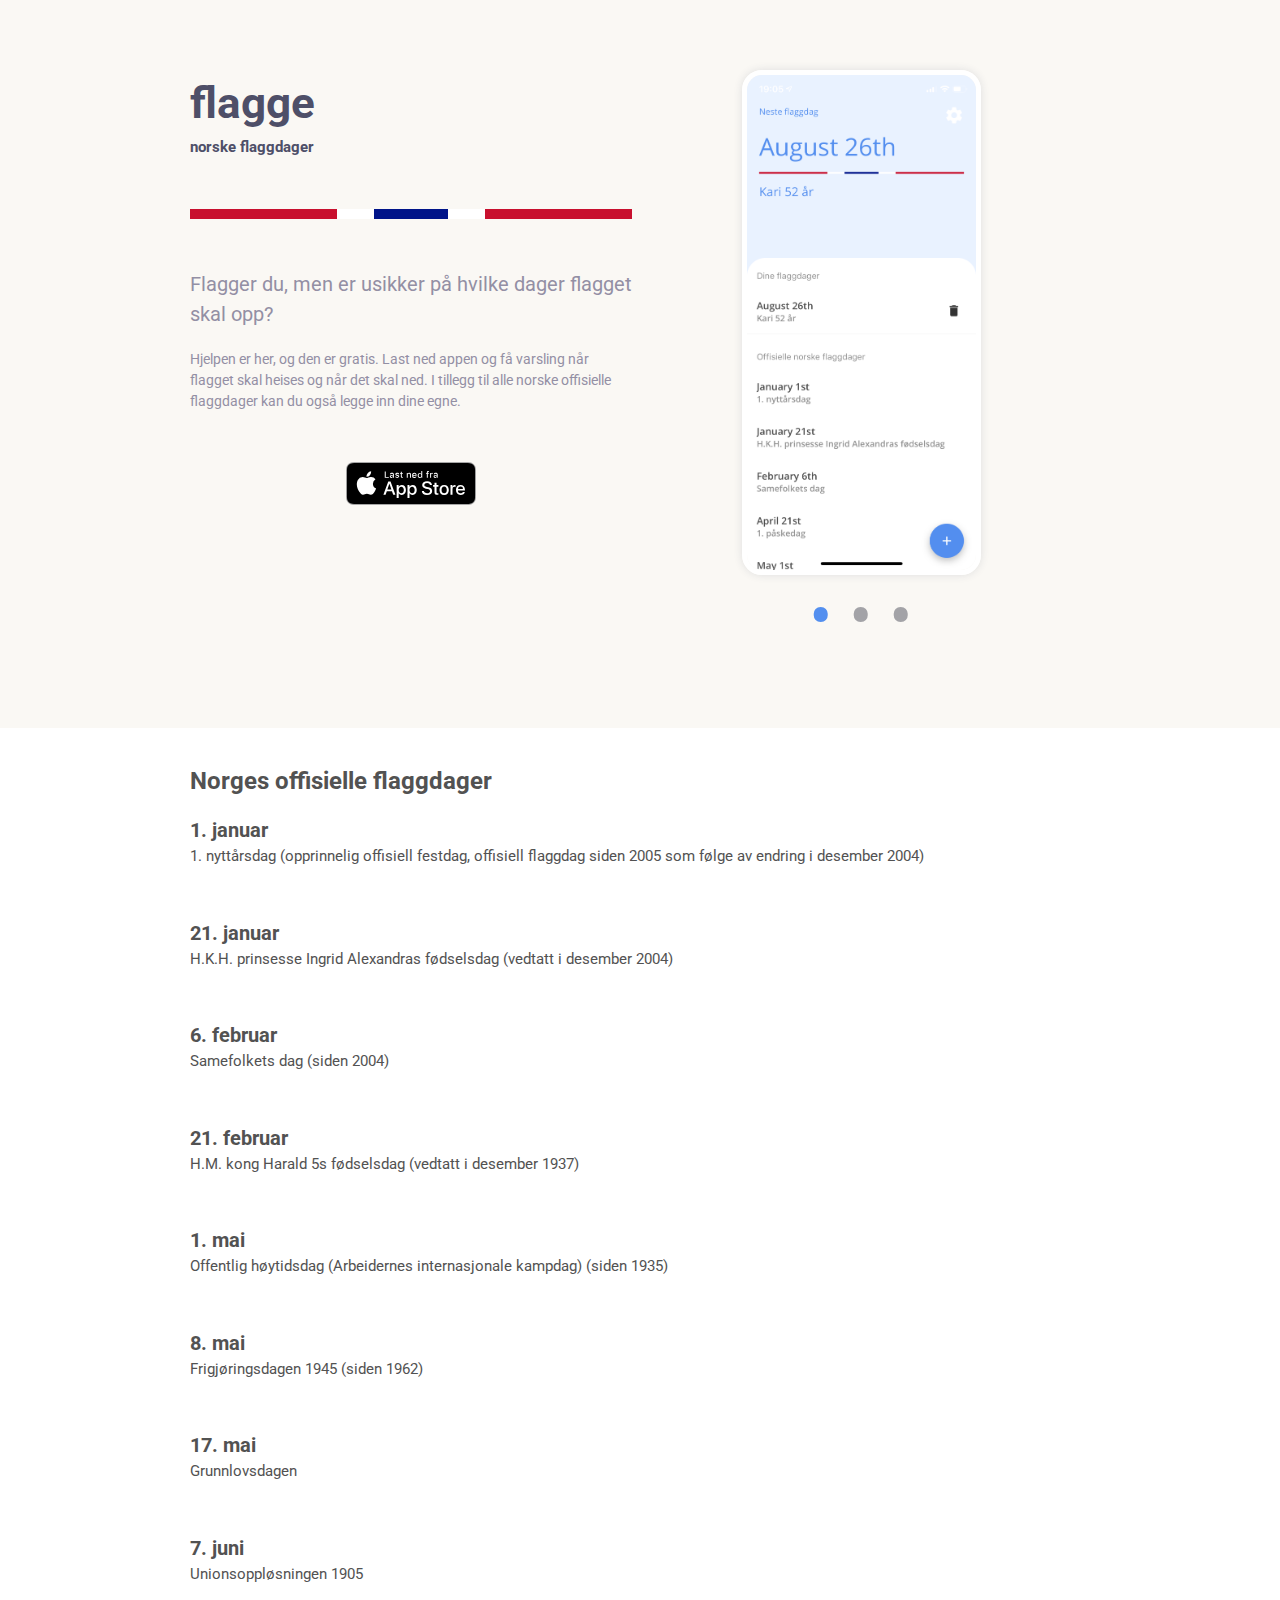
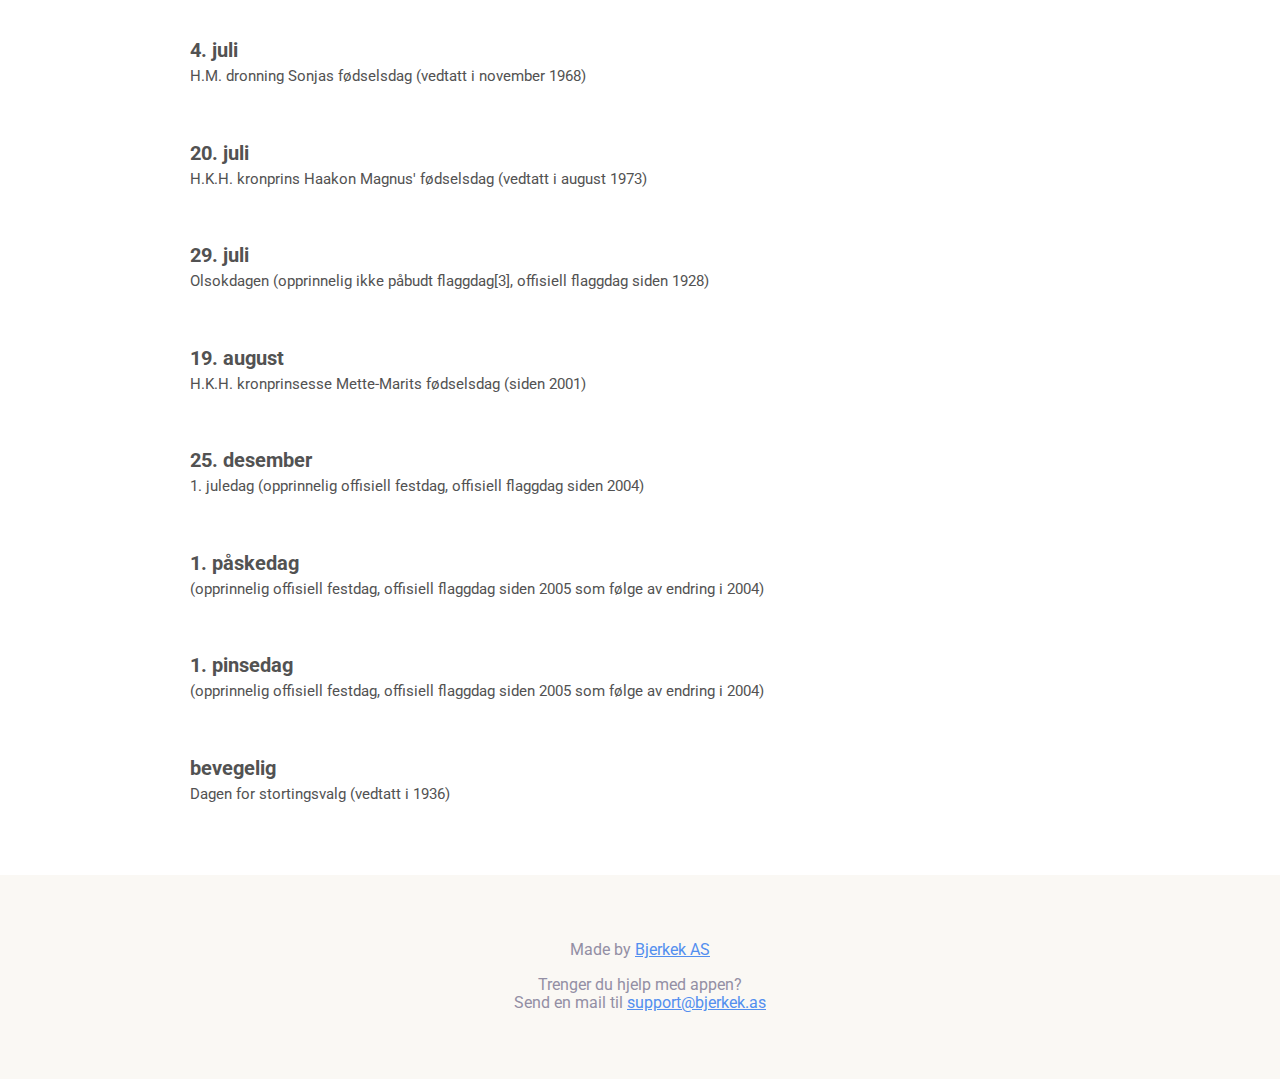
<file: index.html>
<!doctype html>
<html lang="no">
<head>
  <meta charset="utf-8">
  <title>Norske flaggdager - En app som minner deg på når flagget skal heises og fires | Flagge</title>
  <meta name="description" content="Få varsling når flagget skal heises og når det skal ned. I tillegg til alle norske offisielle flaggdager kan du også legge inn dine egne.">
  <meta name="keywords" content="Norske flaggdager, app" />
  <meta name="viewport" content="width=device-width, initial-scale=1">

  <meta property="og:url"                content="https://www.norskeflaggdager.no/" />
  <meta property="og:type"               content="website" />
  <meta property="og:title"              content="Norske flaggdager" />
  <meta property="og:description"        content="Få varsling når flagget skal heises og når det skal ned. I tillegg til alle norske offisielle flaggdager kan du også legge inn dine egne." />
  <meta property="og:image"              content="https://www.norskeflaggdager.no/icon.png" />

  <!--[if IE]><link rel="shortcut icon" href="favicon.ico"><![endif]-->
  <link rel="icon" href="icon.png">
  <link rel="apple-touch-icon" href="icon.png">

  <link href="https://fonts.googleapis.com/css?family=Roboto&display=swap" rel="stylesheet">

  <link rel="stylesheet" href="css/normalize.css">
  <link rel="stylesheet" href="css/main.css">
</head>
<body>
  <main>
    <div class="top">
      <div class="header">
        <h1 class="title">flagge
          <small>norske flaggdager</small>
        </h1>
    
        <div class="flag">
          <div class="flag-red"></div>
          <div class="flag-white"></div>
          <div class="flag-blue"></div>
          <div class="flag-white"></div>
          <div class="flag-red"></div>
        </div>
        
        <div class="description">
          <p style="font-size: 20px;">Flagger du, men er usikker på hvilke dager flagget skal opp?</p>
          <p style="font-size: 14px;">Hjelpen er her, og den er gratis. Last ned appen og få varsling når flagget skal heises og når det skal ned. I tillegg til alle norske offisielle flaggdager kan du også legge inn dine egne.</p>
        </div>

        <div class="download-bagdes">
          <a href="https://apps.apple.com/us/app/flagge/id1477256003?ls=1" title="Last ned fra App Store"><img src="img/app-store-badge.svg" alt="App Store logo" /></a>
          <!-- <a href="/" title="Last ned fra Google Play"><img src="img/google-play-badge.png" alt="Google Play logo" /></a> -->
        </div>
      </div>
    
      <div id="slider" class="slider">
        <img class="mySlides" src="img/1.png" alt="Skjermbilde Oversikt" />
        <img class="mySlides" src="img/2.png" alt="Skjermbilde Legg til flaggdag" />
        <img class="mySlides" src="img/3.png" alt="Skjermbilde Innstillinger" />
    
        <div class="bullets">
          <button class="mySlides-button" onclick="showImg(0)">&#8226;</button>
          <button class="mySlides-button" onclick="showImg(1)">&#8226;</button>
          <button class="mySlides-button" onclick="showImg(2)">&#8226;</button>
        </div>
      </div>
    </div>
  </main>
  
  <div class="official-flagdays-container">
    <div class="official-flagdays">
      <h2>Norges offisielle flaggdager</h2>
      <div class="flagday">
        <div class="flagday-date">1. januar</div>
        <div class="flagday-description">1. nyttårsdag (opprinnelig offisiell festdag, offisiell flaggdag siden 2005 som følge av endring i desember 2004)</div>
      </div>
      <div class="flagday">
        <div class="flagday-date">21. januar</div>
        <div class="flagday-description">H.K.H. prinsesse Ingrid Alexandras fødselsdag (vedtatt i desember 2004)</div>
      </div>
      <div class="flagday">
        <div class="flagday-date">6. februar</div>
        <div class="flagday-description">Samefolkets dag (siden 2004)</div>
      </div>
      <div class="flagday">
        <div class="flagday-date">21. februar</div>
        <div class="flagday-description">H.M. kong Harald 5s fødselsdag (vedtatt i desember 1937)</div>
      </div>
      <div class="flagday">
        <div class="flagday-date">1. mai</div>
        <div class="flagday-description">Offentlig høytidsdag (Arbeidernes internasjonale kampdag) (siden 1935)</div>
      </div>
      <div class="flagday">
        <div class="flagday-date">8. mai</div>
        <div class="flagday-description">Frigjøringsdagen 1945 (siden 1962)</div>
      </div>
      <div class="flagday">
        <div class="flagday-date">17. mai</div>
        <div class="flagday-description">Grunnlovsdagen</div>
      </div>
      <div class="flagday">
        <div class="flagday-date">7. juni</div>
        <div class="flagday-description">Unionsoppløsningen 1905</div>
      </div>
      <div class="flagday">
        <div class="flagday-date">4. juli</div>
        <div class="flagday-description">H.M. dronning Sonjas fødselsdag (vedtatt i november 1968)</div>
      </div>
      <div class="flagday">
        <div class="flagday-date">20. juli</div>
        <div class="flagday-description">H.K.H. kronprins Haakon Magnus' fødselsdag (vedtatt i august 1973)</div>
      </div>
      <div class="flagday">
        <div class="flagday-date">29. juli</div>
        <div class="flagday-description">Olsokdagen (opprinnelig ikke påbudt flaggdag[3], offisiell flaggdag siden 1928)</div>
      </div>
      <div class="flagday">
        <div class="flagday-date">19. august</div>
        <div class="flagday-description">H.K.H. kronprinsesse Mette-Marits fødselsdag (siden 2001)</div>
      </div>
      <div class="flagday">
        <div class="flagday-date">25. desember</div>
        <div class="flagday-description">1. juledag (opprinnelig offisiell festdag, offisiell flaggdag siden 2004)</div>
      </div>
      <div class="flagday">
        <div class="flagday-date">1. påskedag</div>
        <div class="flagday-description">(opprinnelig offisiell festdag, offisiell flaggdag siden 2005 som følge av endring i 2004)</div>
      </div>
      <div class="flagday">
        <div class="flagday-date">1. pinsedag</div>
        <div class="flagday-description">(opprinnelig offisiell festdag, offisiell flaggdag siden 2005 som følge av endring i 2004)</div>
      </div>
      <div class="flagday">
        <div class="flagday-date">bevegelig</div>
        <div class="flagday-description">Dagen for stortingsvalg (vedtatt i 1936)</div>
      </div>	
    </div>
  </div>
  <footer class="footer">
    <p>Made by <a href="https://www.bjerkek.as">Bjerkek AS</a></p>
    <p>Trenger du hjelp med appen?<br />Send en mail til <a href="mailto:support@bjerkek.as">support@bjerkek.as</a></p>
  </footer>

  <script src="js/slides.js"></script>
  <!-- Global site tag (gtag.js) - Google Analytics -->
  <script async src="https://www.googletagmanager.com/gtag/js?id=UA-146174035-1"></script>
  <script>
    window.dataLayer = window.dataLayer || [];
    function gtag(){dataLayer.push(arguments);}
    gtag('js', new Date());

    gtag('config', 'UA-146174035-1');
  </script>
</body>

</html>
</file>
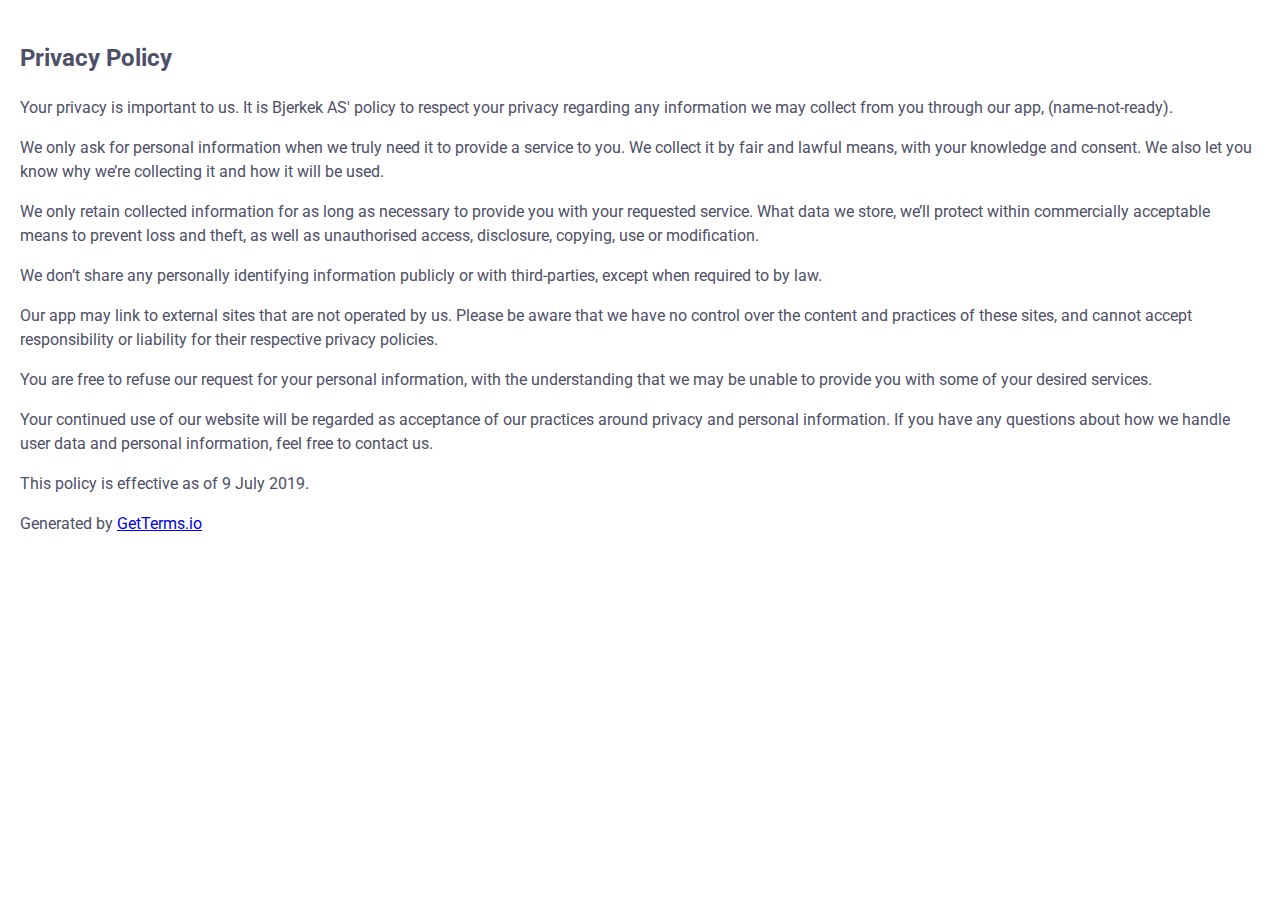
<file: privacy-policy/index.html>
<!doctype html>
<html lang="no">
<head>
  <meta charset="utf-8">
  <title>Norske flaggdager - Privacy Policy | Flagge</title>
  <meta name="description" content="Få varsling når flagget skal heises og når det skal ned. I tillegg til alle norske offisielle flaggdager kan du også legge inn dine egne.">
  <meta name="keywords" content="Norske flaggdager, Privacy Policy" />
  <meta name="viewport" content="width=device-width, initial-scale=1">

  <!--[if IE]><link rel="shortcut icon" href="favicon.ico"><![endif]-->
  <link rel="icon" href="icon.png">
  <link rel="apple-touch-icon" href="icon.png">

  <link href="https://fonts.googleapis.com/css?family=Roboto&display=swap" rel="stylesheet">

  <link rel="stylesheet" href="../css/normalize.css">
  <link rel="stylesheet" href="../css/terms.css">
</head>
<body>
  <main>
    <h2>Privacy Policy</h2>
    <p>Your privacy is important to us. It is Bjerkek AS' policy to respect your privacy regarding any information we may collect from you through our app, (name-not-ready).</p>
    <p>We only ask for personal information when we truly need it to provide a service to you. We collect it by fair and lawful means, with your knowledge and consent. We also let you know why we’re collecting it and how it will be used.</p>
    <p>We only retain collected information for as long as necessary to provide you with your requested service. What data we store, we’ll protect within commercially acceptable means to prevent loss and theft, as well as unauthorised access, disclosure, copying, use or modification.</p>
    <p>We don’t share any personally identifying information publicly or with third-parties, except when required to by law.</p>
    <p>Our app may link to external sites that are not operated by us. Please be aware that we have no control over the content and practices of these sites, and cannot accept responsibility or liability for their respective privacy policies.</p>
    <p>You are free to refuse our request for your personal information, with the understanding that we may be unable to provide you with some of your desired services.</p>
    <p>Your continued use of our website will be regarded as acceptance of our practices around privacy and personal information. If you have any questions about how we handle user data and personal information, feel free to contact us.</p>
    <p>This policy is effective as of 9 July 2019.</p>
    <p>Generated by <a title="Privacy Policy Template Generator" href="https://getterms.io/">GetTerms.io</a></p>
  </main>

  <script async src="https://www.googletagmanager.com/gtag/js?id=UA-146174035-1"></script>
  <script>
    window.dataLayer = window.dataLayer || [];
    function gtag(){dataLayer.push(arguments);}
    gtag('js', new Date());

    gtag('config', 'UA-146174035-1');
  </script>

</body>

</html>
</file>
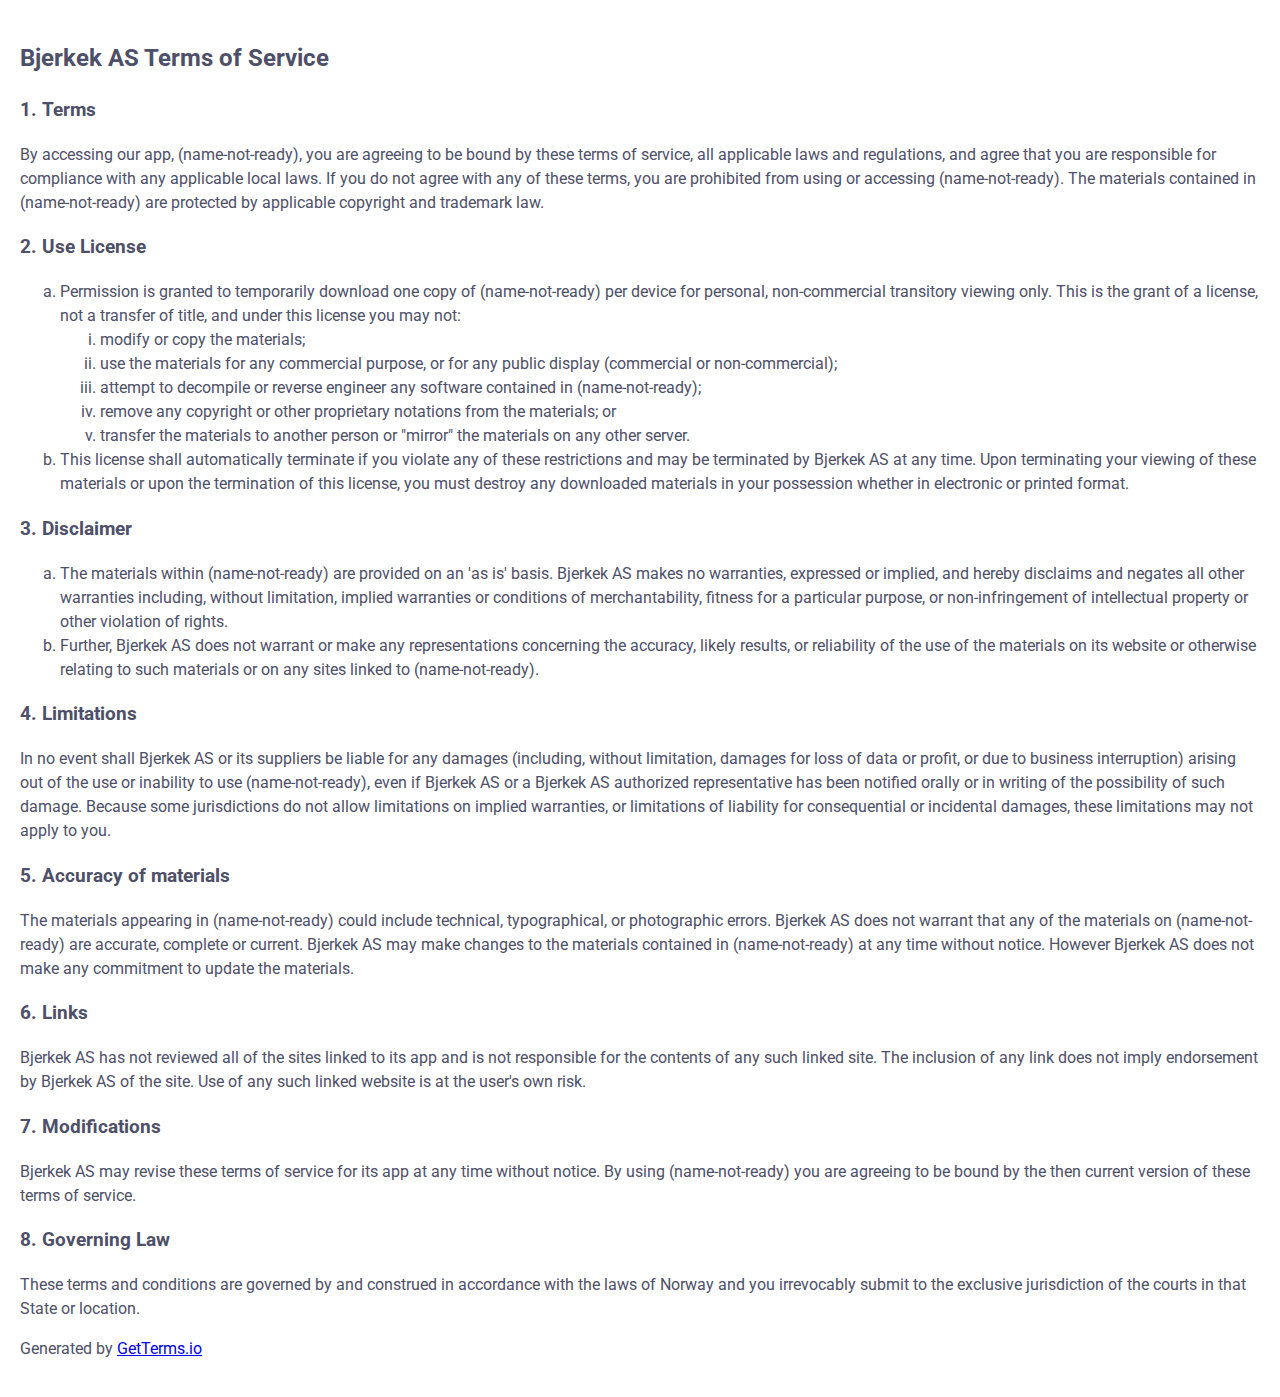
<file: terms/index.html>
<!doctype html>
<html lang="no">
<head>
  <meta charset="utf-8">
  <title>Norske flaggdager - Terms of Service | Flagge</title>
  <meta name="description" content="Få varsling når flagget skal heises og når det skal ned. I tillegg til alle norske offisielle flaggdager kan du også legge inn dine egne.">
  <meta name="keywords" content="Norske flaggdager, Terms of Service" />
  <meta name="viewport" content="width=device-width, initial-scale=1">

  <!--[if IE]><link rel="shortcut icon" href="favicon.ico"><![endif]-->
  <link rel="icon" href="icon.png">
  <link rel="apple-touch-icon" href="icon.png">

  <link href="https://fonts.googleapis.com/css?family=Roboto&display=swap" rel="stylesheet">

  <link rel="stylesheet" href="../css/normalize.css">
  <link rel="stylesheet" href="../css/terms.css">
</head>
<body>
  <main>
    <h2>Bjerkek AS Terms of Service</h2>
    <h3>1. Terms</h3>
    <p>By accessing our app, (name-not-ready), you are agreeing to be bound by these terms of service, all applicable laws and regulations, and agree that you are responsible for compliance with any applicable local laws. If you do not agree with any of these terms, you are prohibited from using or accessing (name-not-ready). The materials contained in (name-not-ready) are protected by applicable copyright and trademark law.</p>
    <h3>2. Use License</h3>
    <ol type="a">
      <li>Permission is granted to temporarily download one copy of (name-not-ready) per device for personal, non-commercial transitory viewing only. This is the grant of a license, not a transfer of title, and under this license you may not:
        <ol type="i">
          <li>modify or copy the materials;</li>
          <li>use the materials for any commercial purpose, or for any public display (commercial or non-commercial);</li>
          <li>attempt to decompile or reverse engineer any software contained in (name-not-ready);</li>
          <li>remove any copyright or other proprietary notations from the materials; or</li>
          <li>transfer the materials to another person or "mirror" the materials on any other server.</li>
        </ol>
      </li>
      <li>This license shall automatically terminate if you violate any of these restrictions and may be terminated by Bjerkek AS at any time. Upon terminating your viewing of these materials or upon the termination of this license, you must destroy any downloaded materials in your possession whether in electronic or printed format.</li>
    </ol>
    <h3>3. Disclaimer</h3>
    <ol type="a">
      <li>The materials within (name-not-ready) are provided on an 'as is' basis. Bjerkek AS makes no warranties, expressed or implied, and hereby disclaims and negates all other warranties including, without limitation, implied warranties or conditions of merchantability, fitness for a particular purpose, or non-infringement of intellectual property or other violation of rights.</li>
      <li>Further, Bjerkek AS does not warrant or make any representations concerning the accuracy, likely results, or reliability of the use of the materials on its website or otherwise relating to such materials or on any sites linked to (name-not-ready).</li>
    </ol>
    <h3>4. Limitations</h3>
    <p>In no event shall Bjerkek AS or its suppliers be liable for any damages (including, without limitation, damages for loss of data or profit, or due to business interruption) arising out of the use or inability to use (name-not-ready), even if Bjerkek AS or a Bjerkek AS authorized representative has been notified orally or in writing of the possibility of such damage. Because some jurisdictions do not allow limitations on implied warranties, or limitations of liability for consequential or incidental damages, these limitations may not apply to you.</p>
    <h3>5. Accuracy of materials</h3>
    <p>The materials appearing in (name-not-ready) could include technical, typographical, or photographic errors. Bjerkek AS does not warrant that any of the materials on (name-not-ready) are accurate, complete or current. Bjerkek AS may make changes to the materials contained in (name-not-ready) at any time without notice. However Bjerkek AS does not make any commitment to update the materials.</p>
    <h3>6. Links</h3>
    <p>Bjerkek AS has not reviewed all of the sites linked to its app and is not responsible for the contents of any such linked site. The inclusion of any link does not imply endorsement by Bjerkek AS of the site. Use of any such linked website is at the user's own risk.</p>
    <h3>7. Modifications</h3>
    <p>Bjerkek AS may revise these terms of service for its app at any time without notice. By using (name-not-ready) you are agreeing to be bound by the then current version of these terms of service.</p>
    <h3>8. Governing Law</h3>
    <p>These terms and conditions are governed by and construed in accordance with the laws of Norway and you irrevocably submit to the exclusive jurisdiction of the courts in that State or location.</p>
    <p>Generated by <a title="Terms of Service Template Generator" href="https://getterms.io/">GetTerms.io</a></p>    
  </main>

  <script async src="https://www.googletagmanager.com/gtag/js?id=UA-146174035-1"></script>
  <script>
    window.dataLayer = window.dataLayer || [];
    function gtag(){dataLayer.push(arguments);}
    gtag('js', new Date());

    gtag('config', 'UA-146174035-1');
  </script>

</body>

</html>
</file>
<file: css/main.css>
body, html {
  background-color: #FAF8F4;
  font-family: 'Roboto', sans-serif;
}

h1 {
  margin: 0;
  padding: 0;
  display: block;
  line-height: 1.5;
}

main {
  padding: 20px;
}

.title {
  margin: 50px 0;
  font-size: 44px;
  color: #4E4F68;
  font-family: 'Roboto', sans-serif;
  text-align: center;
}

.title small {
  font-size: 15px;
  display: block;
}

.flag {
  height: 10px;
  display: flex;
  flex-direction: row;
  margin-bottom: 50px;
}

.flag div {
  display: block;
  height: 10px;;
}

.flag-red {
  background-color: #C8102E;
  flex-grow: 4;
}
.flag-blue {
  background-color: #001489;
  flex-grow: 2;
}
.flag-white {
  background-color: #FFF;
  flex-grow: 1;
}

.description {
  color: #938FA4;
  line-height: 1.5;
  margin-bottom: 50px;
}

.slider {
  margin-bottom: 50px;
}

.mySlides {display:none;}

.slider img {
  border-radius: 20px;
  border:solid 5px #FFF;
  margin: 0 auto;
  width: 80%;
  box-shadow: 0px 0px 9px 0px rgba(222, 222, 222,1);
}

.bullets {
  text-align: center;
}

.bullets button {
  color: #a3a3a7;
  font-size: 70px;
  background-color: transparent;
  border: none;
  outline: none;
  cursor: pointer;
}

.download-bagdes {
  display: flex;
  justify-content: space-evenly;
  margin-bottom: 50px;
}

.download-bagdes a img {
  width: 130px;
}

.official-flagdays-container {
  background-color: #FFF;
}

.official-flagdays {
  padding: 20px;
  background-color: #FFF;
  color: #525252;
}

.flagday {
  margin-bottom: 50px;
  line-height: 1.5;
}

.flagday-date {
  font-weight: bold;
  font-size: 20px;
}

.flagday-description {
  font-size: 15px;
}

footer {
  text-align: center;
  padding: 50px 0;
  color: #938FA4;
}

footer a {
  color: #538FEF;
}

@media (min-width: 768px) {
  main,
  .official-flagdays,
  footer {
    max-width: 900px;
    margin: 0 auto;
  }

  .top {
    display: flex;
    justify-content: space-between;
    padding-top: 50px;
  }

  .slider img {
    width: 50%;
  }
  .title {
    text-align: left;
    margin-top: 0;
  }
}
</file>
<file: css/terms.css>
main {
  font-family: 'Roboto', sans-serif;
  color: #4E4F68;
  line-height: 1.5;
  padding: 20px;
}
</file>
